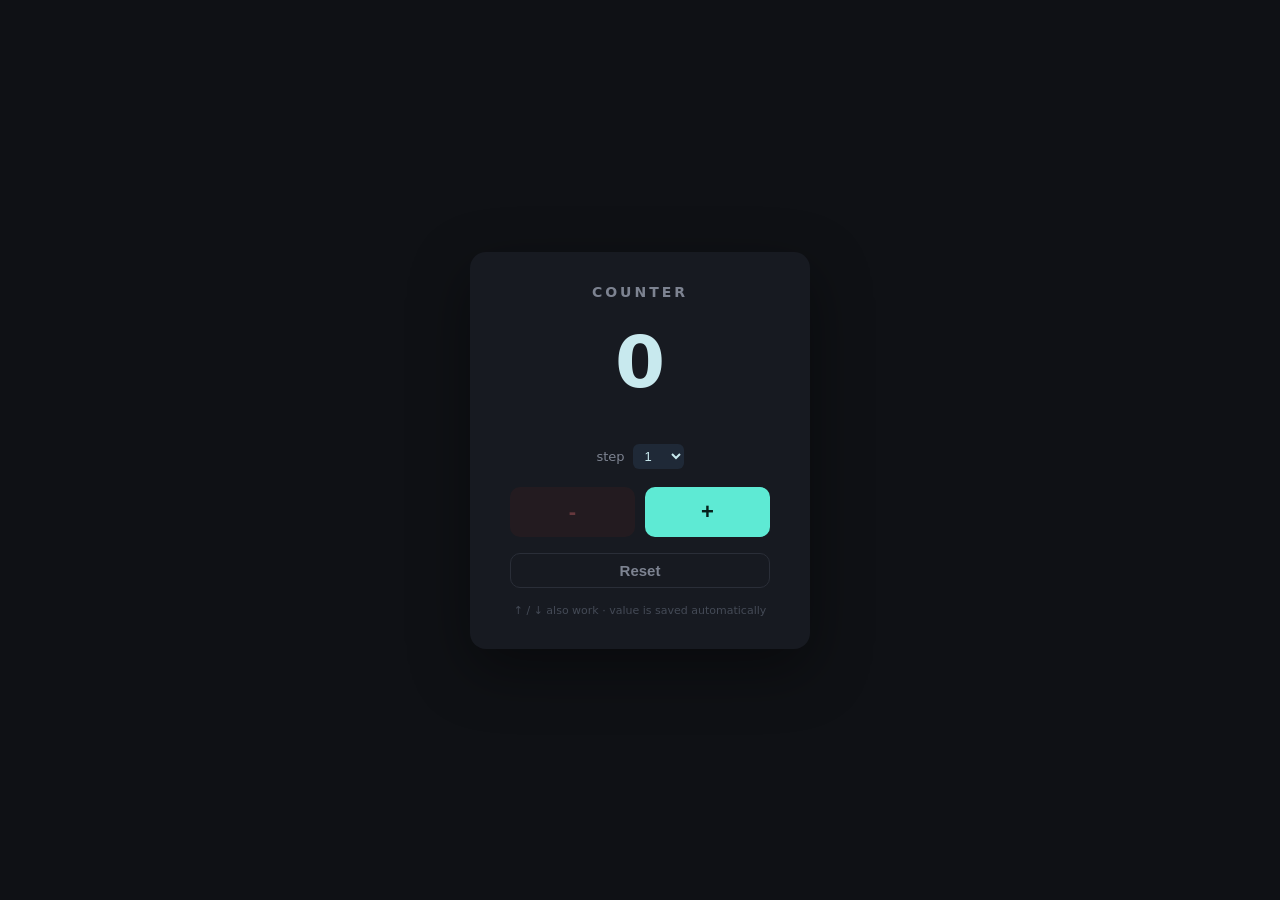
<file: Counter-App/index.html>
<!DOCTYPE html>
<html lang="en">
<head>
    <meta charset="UTF-8">
    <meta name="viewport" content="width=device-width, initial-scale=1.0">
    <title>Counter App</title>
    <link rel="stylesheet" href="style.css">
</head>
<body>
    <div class="card">
        <h1>Counter</h1>
        <div id="value">0</div>
        <div id="status">&nsbp;</div>

        <div class="step-row">
            step
            <select id="step">
                <option value="1">1</option>
                <option value="5">5</option>
                <option value="10">10</option>
            </select>
        </div>

        <div class="row">
            <button id="dec">-</button>
            <button id="inc">+</button>
        </div>

        <div class="row">
            <button id="reset">Reset</button>
        </div>

        <div class="hint">↑ / ↓ also work · value is saved automatically</div>
    </div>

    <script src="./script.js"></script>
</body>
</html>
</file>
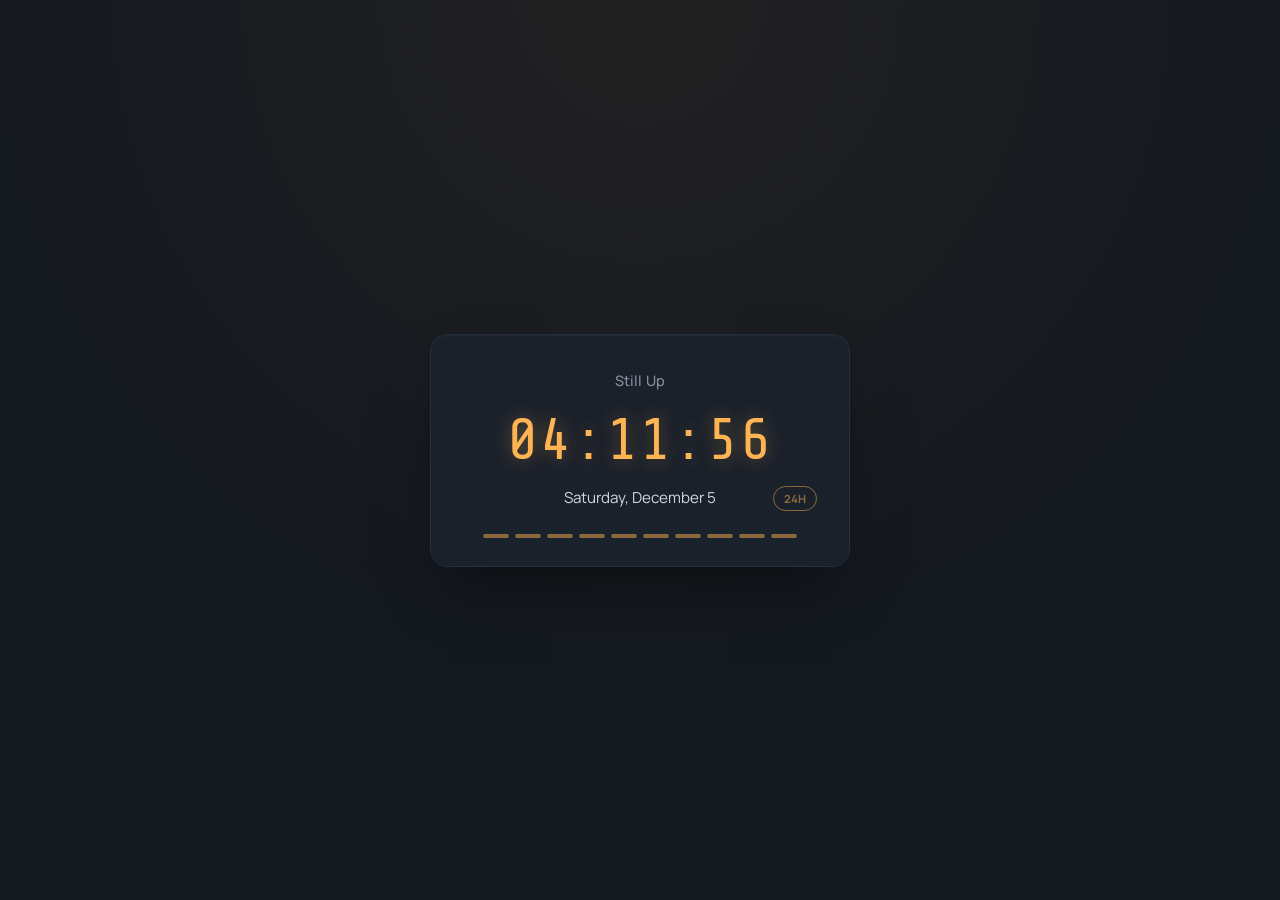
<file: Digital-Clock/index.html>
<!DOCTYPE html>
<html lang="en">
<head>
    <meta charset="UTF-8">
    <meta name="viewport" content="width=device-width, initial-scale=1.0">
    <title>Desk Clock</title>
    <link rel="preconnect" href="https://fonts.googleapis.com">
    <link rel="preconnect" href="https://fonts.gstatic.com" crossorigin>
    <link href="https://fonts.googleapis.com/css2?family=Share+Tech+Mono&family=Manrope:wght@400;500;700&display=swap" rel="stylesheet">
    <link rel="shortcut icon" href="./icons8-digital-clock-24.png" type="image/x-icon">
    <link rel="stylesheet" href="style.css" />
</head>
<body>
    <main class="clock-card">
        <p class="greeting" id="greeting">
            Good Morning
        </p>

        <div class="display">
            <span class="time" id="time">
                00:00:00
            </span>
            <button class="format-toggle" id="formatToggle" aria-pressed="false" aria-label="Switch to 12-hour format">
                24H
            </button>
        </div>

        <p class="date" id="date">
            Monday, January 1
        </p>

        <div class="segment-strip" aria-hidden="true">
            <span></span><span></span><span></span><span></span><span></span>
            <span></span><span></span><span></span><span></span><span></span>
        </div>
    </main>

    <script src="./script.js"></script>
    
</body>
</html>
</file>
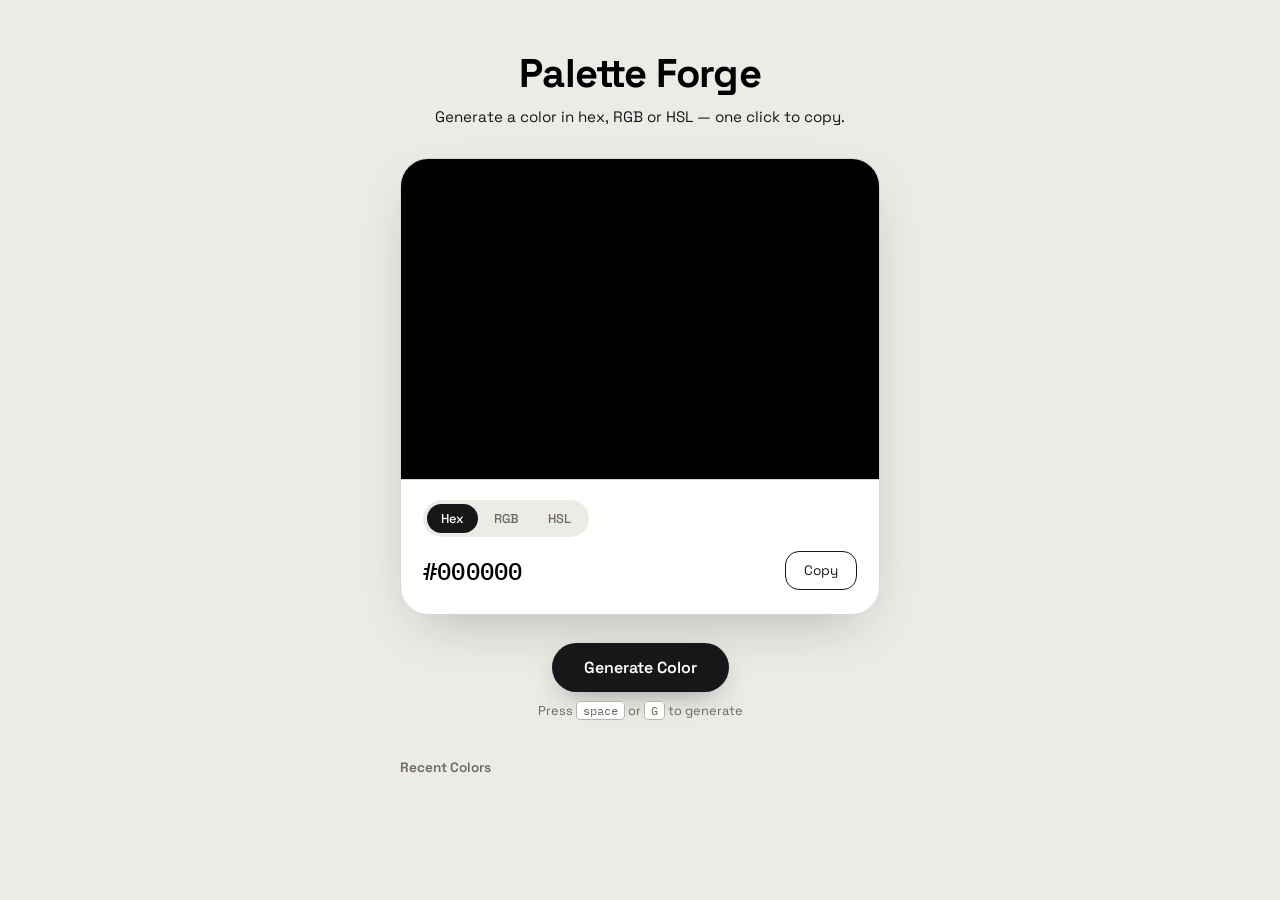
<file: Random-Color-Generator/index.html>
<!DOCTYPE html>
<html lang="en">
<head>
    <meta charset="UTF-8">
    <meta name="viewport" content="width=device-width, initial-scale=1.0">
    <title>Palette Forge — Random Color Generator</title>

    <link rel="preconnect" href="https://fonts.googleapis.com" />
    <link rel="preconnect" href="https://fonts.gstatic.com" crossorigin />
    <link
        href="https://fonts.googleapis.com/css2?family=IBM+Plex+Mono:wght@400;500;600&family=Space+Grotesk:wght@400;500;600;700&display=swap"
        rel="stylesheet"
    />

    <link rel="stylesheet" href="style.css" />
</head>
<body>
    <div class="page">
        <header class="site-header">
            <h1>Palette Forge</h1>
            <p class="subtitle">Generate a color in hex, RGB or HSL — one click to copy.</p>
        </header>

        <main class="card">
            <div class="swatch" id="swatch"></div>

            <div class="code-plate">
                <div class="format-toggle" role="group" aria-label="Color Format">
                    <button type="button" class="format-btn active" data-format="hex">Hex</button>
                    <button type="button" class="format-btn" data-format="rgb">RGB</button>
                    <button type="button" class="format-btn" data-format="hsl">HSL</button>
                </div>

                <div class="code-row">
                    <code id="colorCode">#000000</code>
                    <button type="button" id="copyBtn" class="copy-btn">Copy</button>
                </div>
            </div>
        </main>

        <div class="controls">
            <button type="button" class="generate-btn   id="generateBtn">Generate Color</button>
            <p class="hint">Press <kbd>space</kbd> or <kbd>G</kbd> to generate</p>
        </div>

        <section class="histroy" aria-label="recently generated Colors">
            <h2>Recent Colors</h2>
            <div class="histroy-strip" id="histroy-strip"></div>
        </section>
    </div>    
</body>
</html>
</file>
<file: Counter-App/style.css>
:root{
    --bg : #0f1115;
    --panel : #171a21;
    --text : #c8e9ee;
    --muted : #7d8391;
    --accent : #5eead4;
    --accent-dim : #1f2937;
    --danger : #f87171;
}

*{
    box-sizing: border-box;
}

body{
    margin: 0;
    min-height: 100vh;
    display: flex;
    align-items: center;
    justify-content: center;
    background: var(--bg);
    color: var(--text);
    font-family: "segue ui" , system-ui, -apple-system, BlinkMacSystemFont, 'Segoe UI', Roboto, Oxygen, Ubuntu, Cantarell, 'Open Sans', 'Helvetica Neue', sans-serif;
}

.card{
    background: var(--panel);
    border-radius: 16px;
    padding: 32px 40px;
    width: 340px;
    text-align: center;
    box-shadow: 0 20px 60px rgba(0, 0, 0, 0.4);
}

h1{
    font-size: 14px;
    letter-spacing: 3px;
    text-transform: uppercase;
    color: var(--muted);
    margin: 0 0 20px;
}

#value{
    font-size: 72px;
    font-weight: 700;
    margin: 0 0 4px;
    transition: color 0.2s ease;
    font-variant-numeric: tabular-nums;
}

#status{
    font-size: 12px;
    color: var(--muted);
    min-height: 16px;
    margin-bottom: 20px;
}

.row{
    display: flex;
    gap: 10px;
    justify-content: center;
    margin-bottom: 16px;
}

button{
    cursor: pointer;
    border: none;
    border-radius: 10px;
    font-size: 15px;
    font-weight: 600;
    padding: 12px 0;
    flex: 1;
    transition: transform 0.08s ease , opacity 0.15s ease;
    color: var(--text);
    background: var(--accent-dim);
}

button:active{
    transform: scale(0.95);
}

button:disabled{
    opacity: 0.35;
    cursor: not-allowed;
    transform: none;
}

#dec,#inc{
    font-size: 22px;
}

#inc{
    background: var(--accent);
    color: #05221c;
}

#dec{
    background: #3a1f1f;
    color: var(--danger);
}

#reset{
    background: transparent;
    color: var(--muted);
    border: 1px solid #2a2e38;
    flex: 0 0 100%;
    padding: 8px 0;
    font-weight: 800;
}

.step-row{
    display: flex;
    align-items: center;
    justify-content: center;
    gap: 8px;
    margin-bottom: 18px;
    font-size: 13px;
    color: var(--muted);
}

.step-row select{
    background: var(--accent-dim);
    color: var(--text);
    border: none;
    border-radius: 6px;
    padding: 4px 8px;
    font-size: 13px;
}

.hint{
    font-size : 11px;
    color: #444a56;
    margin-top: 14px;
}
</file>
<file: Digital-Clock/style.css>
:root{
    --bg: #14181f;
    --card: #1b212b;
    --card-edge: #262e3b;
    --amber: #ffb454;
    --amber-dim: #8a6a3a;
    --text-soft: #8891a1;
    --text-body: #cfd5e0;
}

*{
    box-sizing: border-box;
}

body{
    margin: 0;
    min-height: 100vh;
    display: flex;
    align-items: center;
    justify-content: center;
    background: var(--bg);
    background-image: radial-gradient(circle at 50% 0%, rgba(255, 180, 84, 0.06), transparent 60%);
    font-family: 'Manrope', sans-serif;
    padding: 24px;
}

.clock-card{
    width: min(420px , 100%);
    background: var(--card);
    border: 1px solid var(--card-edge);
    border-radius: 18px;
    padding: 36px 32px 28px;
    box-shadow:  0 30px 60px -25px rgba(0, 0, 0, 0.6),
    inset 0 1px 0 rgba(255, 255, 255, 0.03);
    text-align: center;
}

.greeting{
    margin: 0 0 18px;
    font-size: 0.9rem;
    font-weight: 500;
    color: var(--text-soft);
    letter-spacing: 0.02px;
}

.display{
    position: relative;
    display: flex;
    align-items: baseline;
    justify-content: center;
    gap: 12px;
}

.time{
    font-family:  'Share Tech Mono', monospace;
    font-size: clamp(2.6rem, 11vw, 3.6rem);
    color: var(--amber);
    letter-spacing: 0.04em;
    text-shadow: 0 0 18px rgba(255, 180, 84, 0.35);
    font-variant-numeric: tabular-nums;
}

.format-toggle{
    position:absolute;
    right: 0;
    bottom: -38px;
    font-family: 'Manrope', sans-serif;
    font-size: 0.7rem;
    font-weight: 700;
    color: var(--amber-dim);
    background: transparent;
    border: 1px solid var(--amber-dim);
    border-radius: 999px;
    padding: 4px 10px;
    cursor: pointer;
    transition: color 0.2s ease , border-color 0.2s ease;
}

.format-toggle:hover,.format-toggle:focus-visible{
    color: var(--amber);
    border-color: var(--amber);
    outline: none;
}

.date{
    margin: 14px 0 0;
    font-size: 0.95rem;
    color: var(--text-body);
}

.segment-strip{
    margin-top: 26px;
    display: flex;
    justify-content: center;
    gap: 6px;
}

.segment-strip span{
    width: 26px;
    height: 4px;
    border-radius: 2px;
    background: var(--card-edge);
}

@media (prefers-reduced-motion: no-preference){
    .time{
        transition: text-shadow 0.3s ease;
    }
}
</file>
<file: Random-Color-Generator/style.css>
/* ---------------------------------------------
   Tokens
--------------------------------------------- */
:root {
  --canvas: #edebe6;
  --surface: #ffffff;
  --ink: #17171a;
  --ink-muted: #6b6862;
  --border: #d8d5ce;
  --border-strong: #b8b4aa;

  --radius-lg: 28px;
  --radius-md: 14px;

  --shadow-card: 0 20px 60px -25px rgba(23, 23, 26, 0.35);

  --font-display: "Space Grotesk", sans-serif;
  --font-mono: "IBM Plex Mono", monospace;
}

/* ---------------------------------------------
   Reset & base
--------------------------------------------- */
* {
  box-sizing: border-box;
}


body{
    margin: 0;
    min-height: 100vh;
    background: var(--canvas);
    font-family: var(--font-display);
    display: flex;
    justify-content: center;
    padding: 48px 20px;
}

.page{
    width: 100%;
    max-width: 480px;
}


/* ---------------------------------------------
   Header
--------------------------------------------- */
.site-header{
    text-align: center;
    margin-bottom: 32px;
}

.site-header h1{
    font-size: clamp(2rem, 6vw, 2.5rem);
    font-weight: 700;
    letter-spacing: -0.02em;
    margin: 0 0 8px;
}

.subtitle{
    color: var(--ink);
    font-size: 0.95rem;
    margin: 0;
}

.card{
    background: var(--surface);
    border: 1px solid var(--border);
    border-radius: var(--radius-lg);
    box-shadow: var(--shadow-card);
    overflow: hidden;
}

.swatch{
    height: clamp(220px, 40vh, 320px);
    background-color: #000000;
    transition: background-color 0.4s ease;
}

.code-plate{
    padding: 20px 22px 24px;
    border-top: 1px solid var(--border);
    display: flex;
    flex-direction: column;
    gap: 14px;
}

.format-toggle{
    display: inline-flex;
    gap: 2px;
    padding: 4px;
    width: fit-content;
    background: var(--canvas);
    border-radius: 999px;
}

.format-btn{
    border: none;
    background: transparent;
    color: var(--ink-muted);
    font-family: var(--font-display);
    font-size: 0.8rem;
    font-weight: 500;
    padding: 6px 14px;
    border-radius: 999px;
    cursor: pointer;
    transition: background-color 0.2s ease , color 0.2s ease;
}

.format-btn.active{
    background: var(--ink);
    color: var(--surface);
}

.code-row{
    display: flex;
    align-items: center;
    justify-content: space-between;
    gap: 12px;
}

#colorCode{
    font-family: var(--font-mono);
    font-size:  clamp(1.15rem, 4vw, 1.5rem);
    font-weight: 500;
    letter-spacing: 0.01em;
    overflow-x: auto;
    white-space: nowrap;
}

.copy-btn{
    flex-shrink: 0;
    font-family: var(--font-display);
    font-size: 0.85rem;
    padding: 10px 18px;
    border-radius: var(--radius-md);
    border: 1px solid var(--ink);
    background: transparent;
    color: var(--ink);
    cursor: pointer;
    transition: background-color 0.05s ease , color 0.25s ease , transform 0.15s ease;
}

.copy-btn:hover{
    background: var(--ink);
    color: var(--surface);
}

.copy-btn:active{
    transform: scale(0.96);
}

.controls{
    margin-top: 28px;
    display: flex;
    flex-direction: column;
    align-items: center;
    gap: 10px;
}

.generate-btn{
    font-family: var(--font-display);
    font-size: 1rem;
    font-weight: 600;
    padding: 14px 32px;
    border: none;
    border-radius: 999px;
    background: var(--ink);
    color: var(--surface);
    cursor: pointer;
    box-shadow:  0 10px 30px -12px rgba(23, 23, 26, 0.5);
    transition: transform 0.15s ease;
}

.generate-btn:hover{
    transform: translateY(-2px);
}

.generate-btn:active{
    transform: translateY(0) scale(0.28);
}

.hint{
    font-size: 0.8rem;
    color: var(--ink-muted);
    margin: 0;
}

kbd{
    font-family: var(--font-mono);
    font-size: 0.75rem;
    background: var(--surface);
    border: 1px solid var(--border-strong);
    border-radius: 4px;
    padding: 1px 6px;
}

.histroy{
    margin-top: 40px;
}

.histroy h2{
    font-size: 0.85rem;
    font-weight: 600;
    color: var(--ink-muted);
    margin: 0 0 12px;
}

.histroy-strip{
    display: flex;
    gap: 10px;
    overflow-x: auto;
    padding-bottom: 6px;
}
</file>
